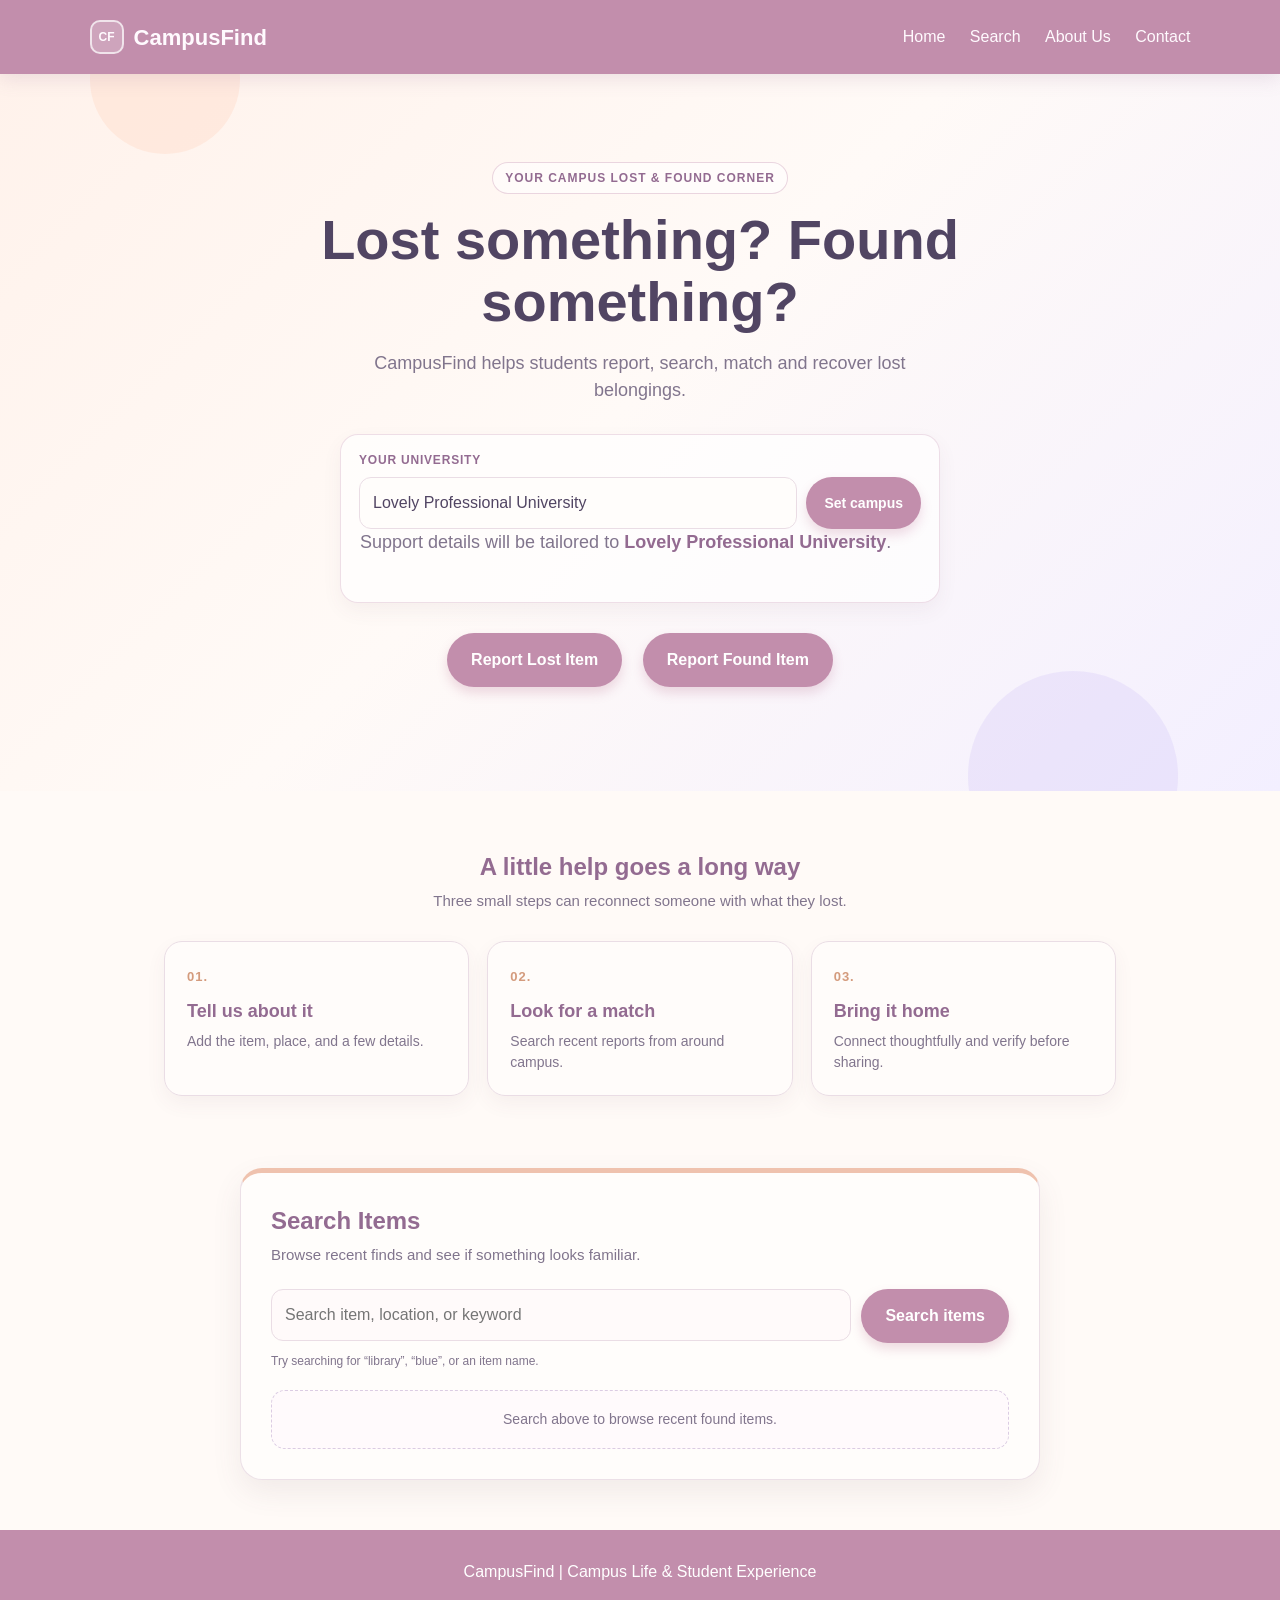
<file: index.html>
<!DOCTYPE html>
<html lang="en">
<head>
    <meta charset="UTF-8">
    <meta name="viewport" content="width=device-width, initial-scale=1.0">

    <title>CampusFind</title>

    <link rel="stylesheet" href="style.css">
</head>

<body>

    <header>
        <a class="brand" href="index.html" aria-label="CampusFind home">
            <span class="brand-mark" aria-hidden="true">CF</span>
            <span>CampusFind</span>
        </a>

        <nav>
            <a href="#home">Home</a>
            <a href="#search">Search</a>
            <a href="about.html">About Us</a>
            <a href="contact.html">Contact</a>
        </nav>
    </header>


    <section id="home" class="hero">

        
        <span class="hero-label">Your campus lost &amp; found corner</span>
        <h2>Lost something? Found something?</h2>

        <p>
            CampusFind helps students report, search,
            match and recover lost belongings.
        </p>

        <form class="campus-picker" id="campusPicker" onsubmit="saveUniversity(event)">
            <label for="universityName">Your university</label>
            <div class="campus-picker-row">
                <input type="text" id="universityName" list="universitySuggestions"
                    placeholder="e.g. Lovely Professional University" autocomplete="organization">
                <button type="submit">Set campus</button>
            </div>
            <datalist id="universitySuggestions">
                <option value="Lovely Professional University"></option>
                <option value="Delhi University"></option>
                <option value="Amity University"></option>
            </datalist>
            <p class="campus-picker-note">Support details will be tailored to <strong data-university-name>Lovely Professional University</strong>.</p>
        </form>

        <button onclick="window.location.href='lost.html'">
            Report Lost Item
        </button>

        <button onclick="window.location.href='found.html'">
            Report Found Item
        </button>


    </section>

    <section class="how-it-works" aria-labelledby="how-title">
        <div class="section-heading centered-heading">
        
            <h2 id="how-title">A little help goes a long way</h2>
            <p>Three small steps can reconnect someone with what they lost.</p>
        </div>

        <div class="steps-grid">
            <article class="step-card">
                <span class="step-number">01.</span>
                <h3>Tell us about it</h3>
                <p>Add the item, place, and a few details.</p>
            </article>
            <article class="step-card">
                <span class="step-number">02.</span>
                <h3>Look for a match</h3>
                <p>Search recent reports from around campus.</p>
            </article>
            <article class="step-card">
                <span class="step-number">03.</span>
                <h3>Bring it home</h3>
                <p>Connect thoughtfully and verify before sharing.</p>
            </article>
        </div>
    </section>


    <section id="search">

        <div class="section-heading">
            <h2>Search Items</h2>
            <p>Browse recent finds and see if something looks familiar.</p>
        </div>

        <div class="search-bar">
            <input type="search" id="searchInput" placeholder="Search item, location, or keyword" aria-label="Search lost and found items">

            <button onclick="searchItem()">
                Search items
            </button>
        </div>

        <p class="search-hint">Try searching for “library”, “blue”, or an item name.</p>

        <div id="results" aria-live="polite">
            <p class="empty-state">Search above to browse recent found items.</p>
        </div>

    </section>


    <footer>

        <p>CampusFind | Campus Life & Student Experience</p>

    </footer>


    <script src="script.js"></script>

</body>
</html>
</file>
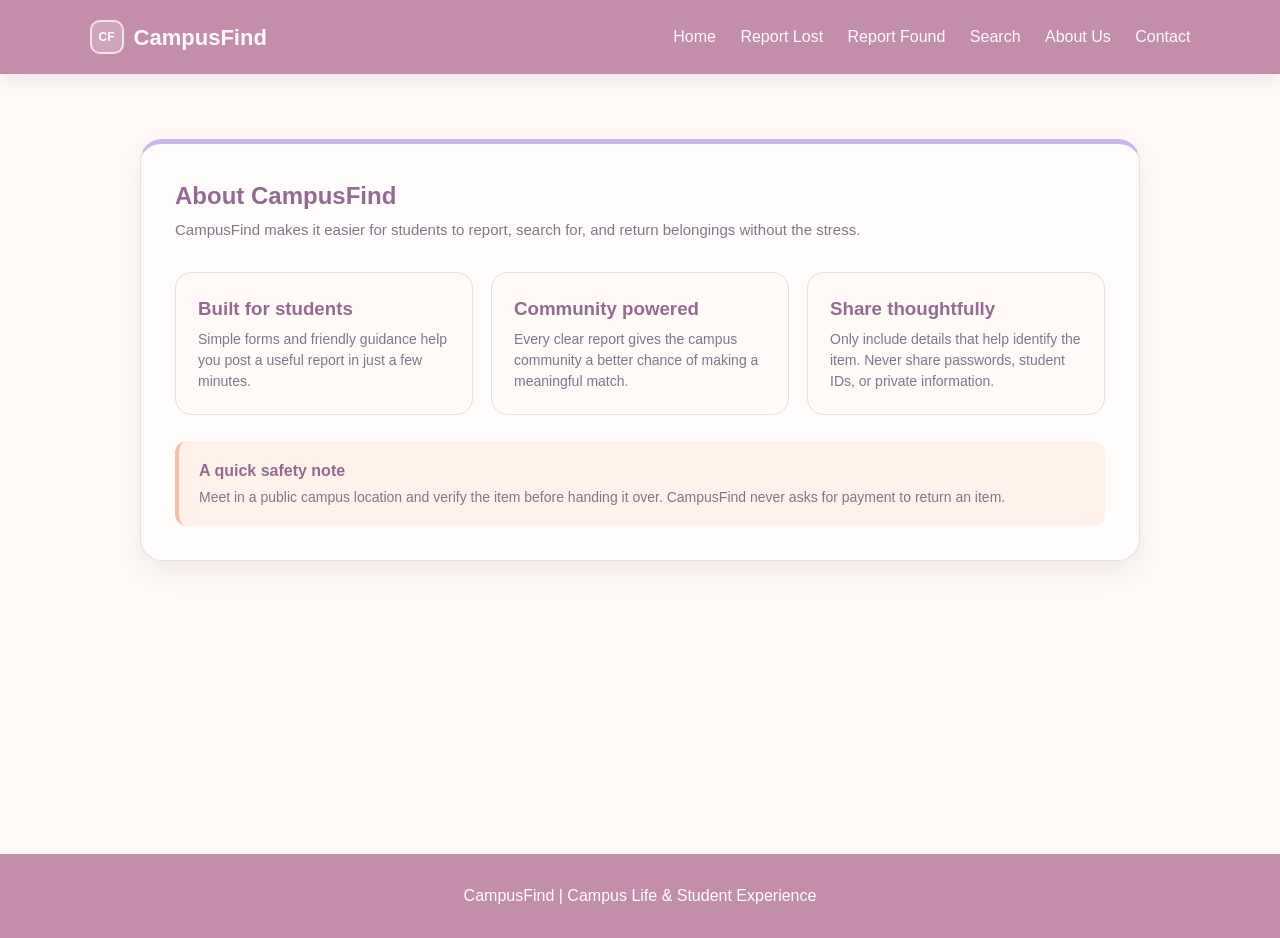
<file: about.html>
<!DOCTYPE html>
<html lang="en">
<head>
    <meta charset="UTF-8">
    <meta name="viewport" content="width=device-width, initial-scale=1.0">

    <title>About Us | CampusFind</title>

    <link rel="stylesheet" href="style.css">
</head>

<body>

    <header>
        <a class="brand" href="index.html" aria-label="CampusFind home">
            <span class="brand-mark" aria-hidden="true">CF</span>
            <span>CampusFind</span>
        </a>

        <nav>
            <a href="index.html">Home</a>
            <a href="lost.html">Report Lost</a>
            <a href="found.html">Report Found</a>
            <a href="index.html#search">Search</a>
            <a href="about.html" aria-current="page">About Us</a>
            <a href="contact.html">Contact</a>
        </nav>
    </header>

    <main>
        <section class="info-page">
            <div class="section-heading">
                <h2>About CampusFind</h2>
                <p>CampusFind makes it easier for students to report, search for, and return belongings without the stress.</p>
            </div>

            <div class="info-grid">
                <article class="info-card">
                    <h3>Built for students</h3>
                    <p>Simple forms and friendly guidance help you post a useful report in just a few minutes.</p>
                </article>
                <article class="info-card">
               
                    <h3>Community powered</h3>
                    <p>Every clear report gives the campus community a better chance of making a meaningful match.</p>
                </article>
                <article class="info-card">
                    <h3>Share thoughtfully</h3>
                    <p>Only include details that help identify the item. Never share passwords, student IDs, or private information.</p>
                </article>
            </div>

            <div class="notice-box">
                <strong>A quick safety note</strong>
                <p>Meet in a public campus location and verify the item before handing it over. CampusFind never asks for payment to return an item.</p>
            </div>
        </section>
    </main>

    <footer>
        <p>CampusFind | Campus Life &amp; Student Experience</p>
    </footer>

</body>
</html>
</file>
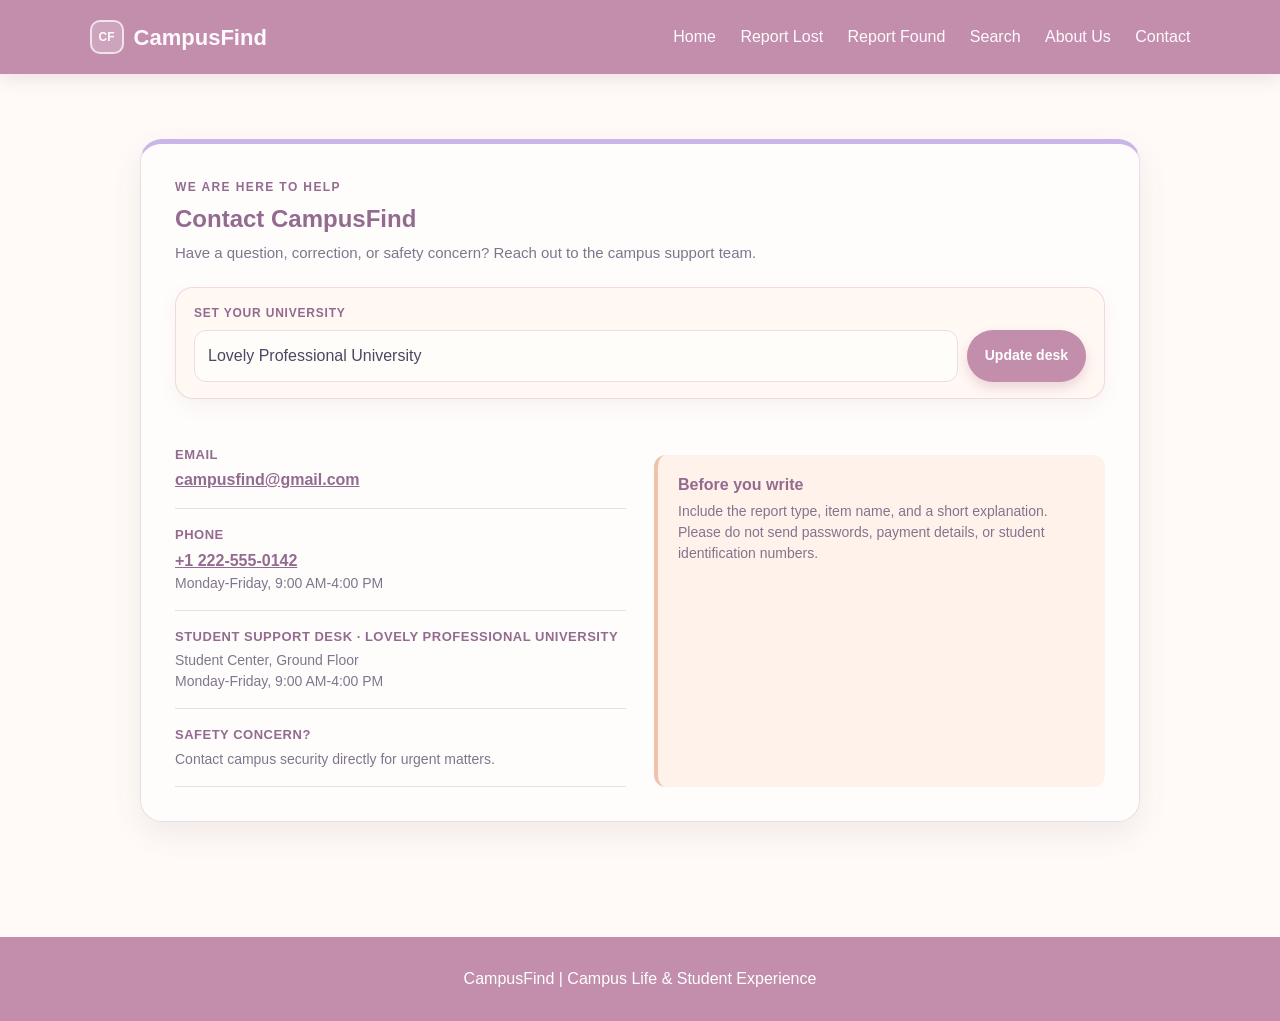
<file: contact.html>
<!DOCTYPE html>
<html lang="en">
<head>
    <meta charset="UTF-8">
    <meta name="viewport" content="width=device-width, initial-scale=1.0">

    <title>Contact | CampusFind</title>

    <link rel="stylesheet" href="style.css">
</head>

<body>

    <header>
        <a class="brand" href="index.html" aria-label="CampusFind home">
            <span class="brand-mark" aria-hidden="true">CF</span>
            <span>CampusFind</span>
        </a>

        <nav>
            <a href="index.html">Home</a>
            <a href="lost.html">Report Lost</a>
            <a href="found.html">Report Found</a>
            <a href="index.html#search">Search</a>
            <a href="about.html">About Us</a>
            <a href="contact.html" aria-current="page">Contact</a>
        </nav>
    </header>

    <main>
        <section class="info-page contact-page">
            <div class="section-heading">
                <span class="section-kicker">We are here to help</span>
                <h2>Contact CampusFind</h2>
                <p>Have a question, correction, or safety concern? Reach out to the campus support team.</p>
            </div>

            <form class="campus-picker contact-picker" id="contactCampusPicker" onsubmit="saveUniversity(event)">
                <label for="contactUniversityName">Set your university</label>
                <div class="campus-picker-row">
                    <input type="text" id="contactUniversityName" list="contactUniversitySuggestions"
                        placeholder="e.g. Lovely Professional University" autocomplete="organization">
                    <button type="submit">Update desk</button>
                </div>
                <datalist id="contactUniversitySuggestions">
                    <option value="Lovely Professional University"></option>
                    <option value="Delhi University"></option>
                    <option value="Amity University"></option>
                </datalist>
            </form>

            <div class="contact-layout">
                <div class="contact-details">
                    <div class="contact-item">
                        <span class="contact-label">Email</span>
                        <a href="mailto:campusfind@gmail.com">campusfind@gmail.com</a>
                    </div>
                    <div class="contact-item">
                        <span class="contact-label">Phone</span>
                        <a href="tel:+15550142026">+1 222-555-0142</a>
                        <p>Monday-Friday, 9:00 AM-4:00 PM</p>
                    </div>
                    <div class="contact-item">
                        <span class="contact-label">Student support desk · <span data-university-name>Lovely Professional University</span></span>
                        <p>Student Center, Ground Floor<br>Monday-Friday, 9:00 AM-4:00 PM</p>
                    </div>
                    <div class="contact-item">
                        <span class="contact-label">Safety concern?</span>
                        <p>Contact campus security directly for urgent matters.</p>
                    </div>
                </div>

                <div class="notice-box">
                    <strong>Before you write</strong>
                    <p>Include the report type, item name, and a short explanation. Please do not send passwords, payment details, or student identification numbers.</p>
                </div>
            </div>
        </section>
    </main>

    <footer>
        <p>CampusFind | Campus Life &amp; Student Experience</p>
    </footer>

    <script src="script.js"></script>

</body>
</html>
</file>
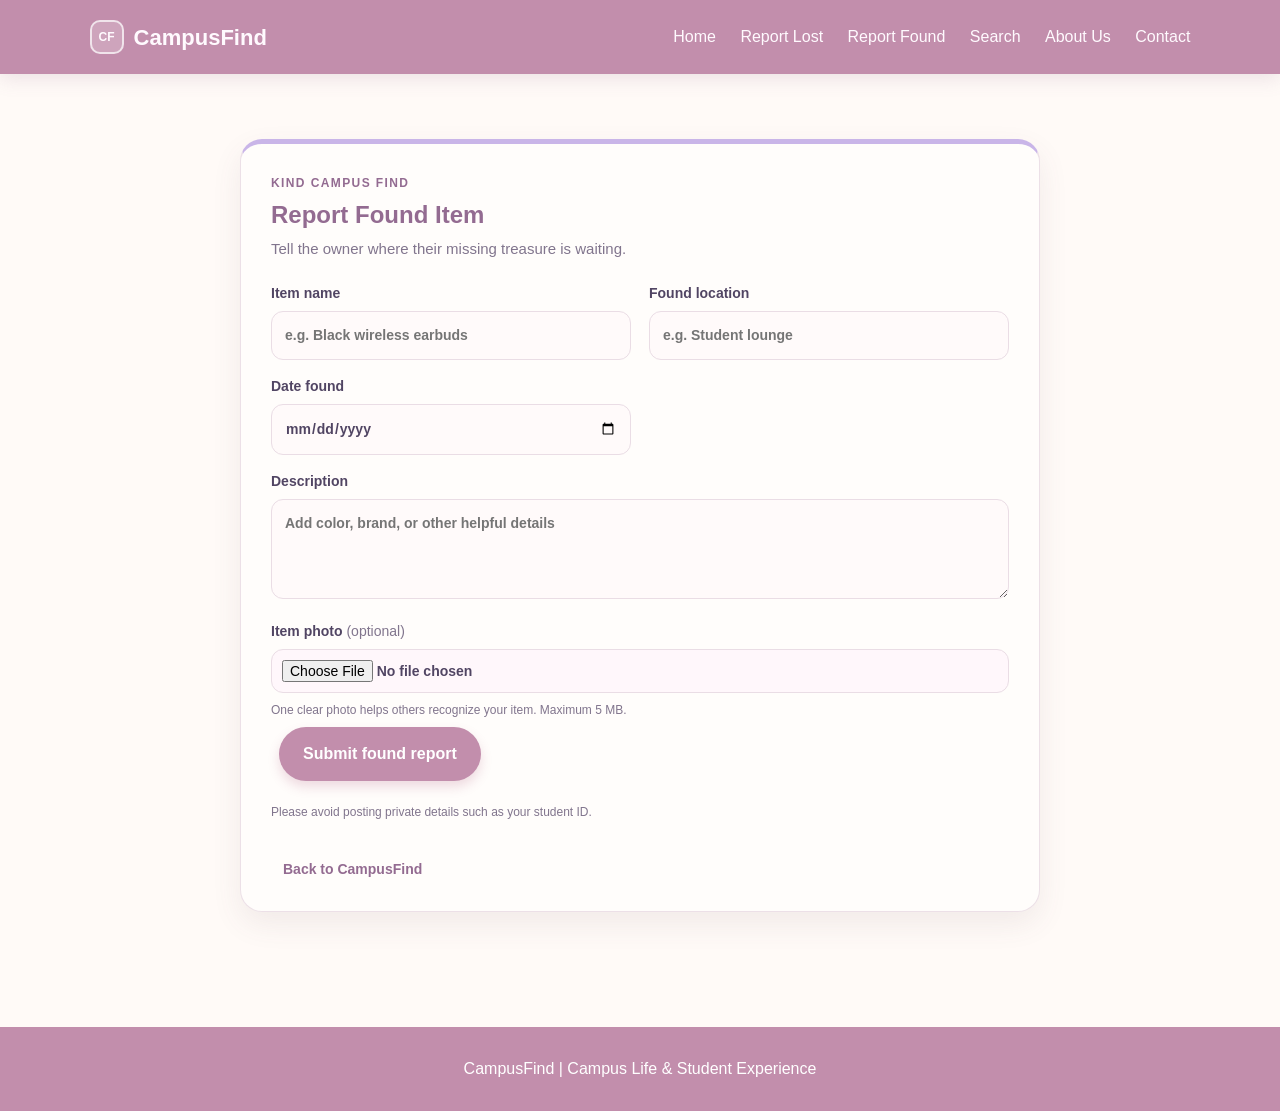
<file: found.html>
<!DOCTYPE html>
<html lang="en">
<head>
    <meta charset="UTF-8">
    <meta name="viewport" content="width=device-width, initial-scale=1.0">

    <title>Report Found Item | CampusFind</title>

    <link rel="stylesheet" href="style.css">
</head>

<body>

    <header>
        <a class="brand" href="index.html" aria-label="CampusFind home">
            <span class="brand-mark" aria-hidden="true">CF</span>
            <span>CampusFind</span>
        </a>

        <nav>
            <a href="index.html">Home</a>
            <a href="lost.html">Report Lost</a>
            <a href="found.html" aria-current="page">Report Found</a>
            <a href="index.html#search">Search</a>
            <a href="about.html">About Us</a>
            <a href="contact.html">Contact</a>
        </nav>
    </header>

    <main>
        <section class="form-section page-form found-form">
            <div class="section-heading">
                <span class="section-kicker">Kind campus find</span>
                <h2>Report Found Item</h2>
                <p>Tell the owner where their missing treasure is waiting.</p>
            </div>

                        <form id="foundReportForm" class="report-form" onsubmit="submitFound(event)">
                            <div class="form-grid">
                <label>
                    Item name
                    <input type="text" id="foundName" placeholder="e.g. Black wireless earbuds" required>
                </label>

                <label>
                    Found location
                    <input type="text" id="foundLocation" placeholder="e.g. Student lounge" required>
                </label>

                <label>
                    Date found
                    <input type="date" id="foundDate">
                </label>

                <label class="field-full">
                    Description
                    <textarea id="foundDescription" placeholder="Add color, brand, or other helpful details"></textarea>
                </label>

                <label class="field-full upload-field">
                    Item photo <span>(optional)</span>
                    <input type="file" id="foundImage" accept="image/*">
                    <small>One clear photo helps others recognize your item. Maximum 5 MB.</small>
                </label>
                            </div>

                            <button type="submit">Submit found report</button>
                            <p class="form-note">Please avoid posting private details such as your student ID.</p>
                            <div class="form-status" id="foundStatus" role="status" aria-live="polite"></div>
                        </form>
            <a class="text-link" href="index.html">Back to CampusFind</a>
        </section>
    </main>

    <footer>
        <p>CampusFind | Campus Life &amp; Student Experience</p>
    </footer>

    <script src="script.js"></script>

</body>
</html>
</file>
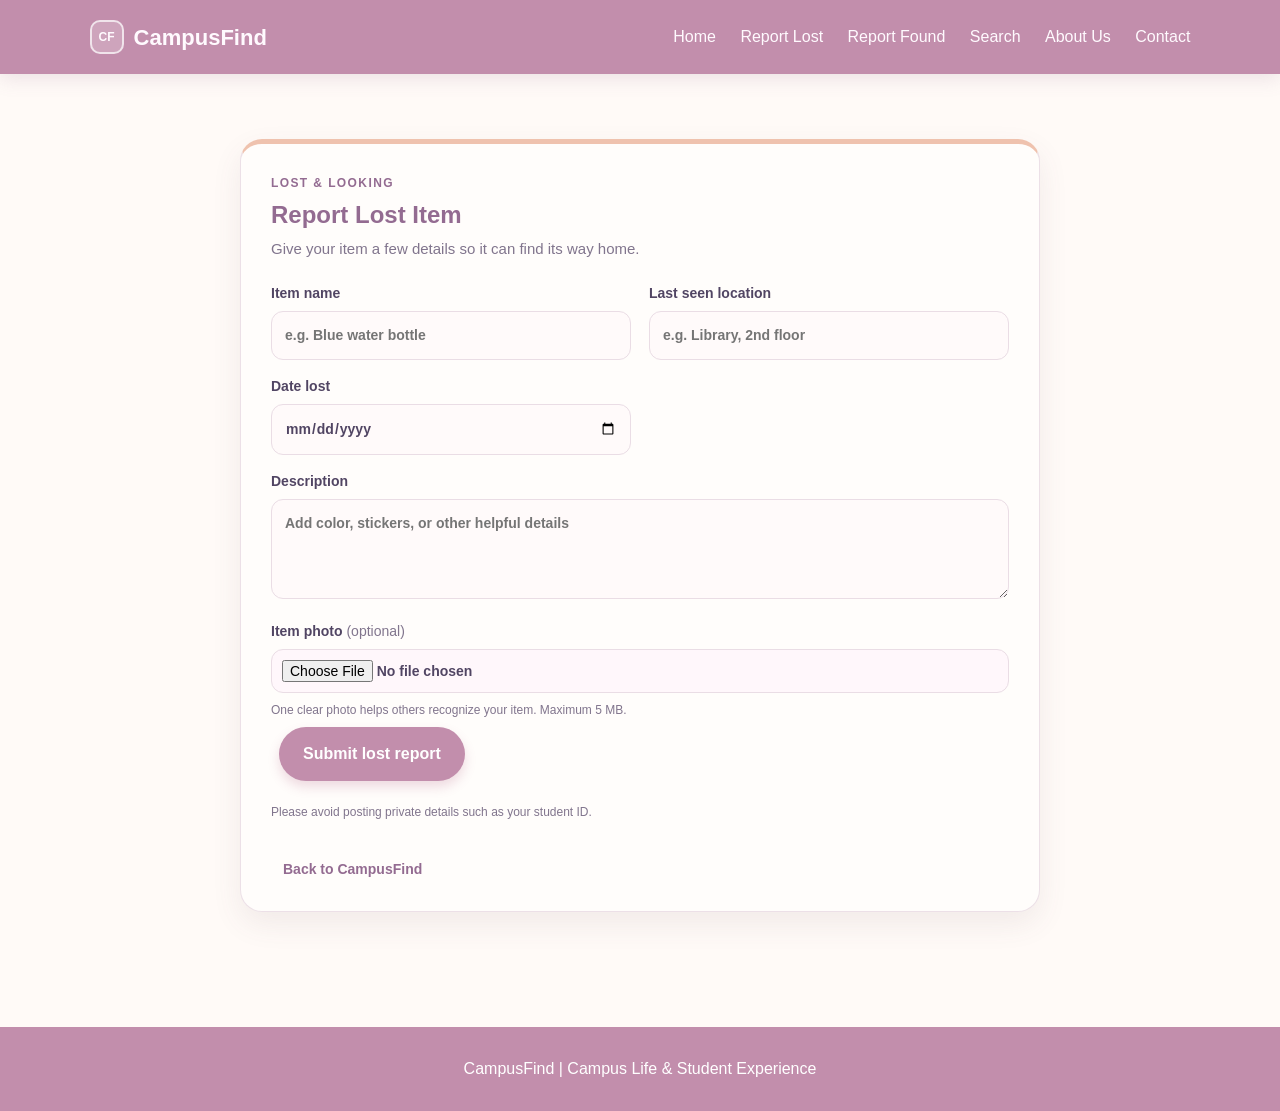
<file: lost.html>
<!DOCTYPE html>
<html lang="en">
<head>
    <meta charset="UTF-8">
    <meta name="viewport" content="width=device-width, initial-scale=1.0">

    <title>Report Lost Item | CampusFind</title>

    <link rel="stylesheet" href="style.css">
</head>

<body>

    <header>
        <a class="brand" href="index.html" aria-label="CampusFind home">
            <span class="brand-mark" aria-hidden="true">CF</span>
            <span>CampusFind</span>
        </a>

        <nav>
            <a href="index.html">Home</a>
            <a href="lost.html" aria-current="page">Report Lost</a>
            <a href="found.html">Report Found</a>
            <a href="index.html#search">Search</a>
            <a href="about.html">About Us</a>
            <a href="contact.html">Contact</a>
        </nav>
    </header>

    <main>
        <section class="form-section page-form">
            <div class="section-heading">
                <span class="section-kicker">Lost &amp; looking</span>
                <h2>Report Lost Item</h2>
                <p>Give your item a few details so it can find its way home.</p>
            </div>

                        <form id="lostReportForm" class="report-form" onsubmit="submitLost(event)">
                            <div class="form-grid">
                <label>
                    Item name
                    <input type="text" id="lostName" placeholder="e.g. Blue water bottle" required>
                </label>

                <label>
                    Last seen location
                    <input type="text" id="lostLocation" placeholder="e.g. Library, 2nd floor" required>
                </label>

                <label>
                    Date lost
                    <input type="date" id="lostDate">
                </label>

                <label class="field-full">
                    Description
                    <textarea id="lostDescription" placeholder="Add color, stickers, or other helpful details"></textarea>
                </label>

                <label class="field-full upload-field">
                    Item photo <span>(optional)</span>
                    <input type="file" id="lostImage" accept="image/*">
                    <small>One clear photo helps others recognize your item. Maximum 5 MB.</small>
                </label>
                            </div>

                            <button type="submit">Submit lost report</button>
                            <p class="form-note">Please avoid posting private details such as your student ID.</p>
                            <div class="form-status" id="lostStatus" role="status" aria-live="polite"></div>
                        </form>
            <a class="text-link" href="index.html">Back to CampusFind</a>
        </section>
    </main>

    <footer>
        <p>CampusFind | Campus Life &amp; Student Experience</p>
    </footer>

    <script src="script.js"></script>

</body>
</html>
</file>
<file: style.css>
:root {
    --ink: #514563;
    --muted: #81758d;
    --berry: #c28eac;
    --berry-dark: #936b91;
    --peach: #fff2eb;
    --lavender: #f3efff;
    --paper: #fffdfb;
    --line: #eadde5;
}

* {
    box-sizing: border-box;
    margin: 0;
    padding: 0;
}
                
html {
    scroll-behavior: smooth;
}

body {
    min-height: 100vh;
    font-family: "Trebuchet MS", "Segoe UI", sans-serif;
    background: #fffaf7;
    color: var(--ink);
    line-height: 1.5;
}

main {
    min-height: calc(100vh - 170px);
    padding: 1px 0;
}

header {
    position: relative;
    z-index: 1;
    display: flex;
    align-items: center;
    justify-content: space-between;
    padding: 20px 7%;
    color: #fffafe;
    background: var(--berry);
    box-shadow: 0 5px 18px rgba(145, 105, 145, 0.16);
}

header h1 {
    font-size: 28px;
    letter-spacing: 0.5px;
}

.brand {
    display: inline-flex;
    align-items: center;
    gap: 10px;
    color: #fffafe;
    font-size: 22px;
    font-weight: bold;
    text-decoration: none;
}

.brand-mark {
    display: grid;
    width: 34px;
    height: 34px;
    place-items: center;
    border: 2px solid rgba(255, 255, 255, 0.7);
    border-radius: 10px;
    background: rgba(255, 255, 255, 0.2);
    font-size: 12px;
}

nav a {
    display: inline-block;
    margin-left: 20px;
    color: #fffafe;
    text-decoration: none;
    transition: transform 180ms ease, color 180ms ease;
}

nav a:hover {
    color: #fff0d5;
    transform: translateY(-2px);
}

.hero {
    position: relative;
    overflow: hidden;
    padding: 88px 7% 96px;
    text-align: center;
    background: linear-gradient(135deg, var(--peach), #fffaf7 48%, var(--lavender));
}

.hero::before,
.hero::after {
    position: absolute;
    border-radius: 50%;
    content: "";
    pointer-events: none;
}

.hero::before {
    top: -70px;
    left: 7%;
    width: 150px;
    height: 150px;
    background: rgba(255, 205, 178, 0.28);
}

.hero::after {
    right: 8%;
    bottom: -90px;
    width: 210px;
    height: 210px;
    background: rgba(210, 196, 245, 0.3);
}

.pixel-doodle {
    position: absolute;
    z-index: 0;
    width: 8px;
    height: 8px;
    image-rendering: pixelated;
    pointer-events: none;
}

.pixel-star {
    top: 27%;
    left: 19%;
    background: #efb38c;
    box-shadow: 8px 0 #efb38c, -8px 0 #efb38c, 0 8px #efb38c, 0 -8px #efb38c;
    animation: pixel-hop 1.8s steps(2, end) infinite;
}

.pixel-bow {
    top: 22%;
    right: 19%;
    background: #d89fbd;
    box-shadow: -8px 0 #d89fbd, 8px 0 #d89fbd, 0 8px #d89fbd;
    animation: pixel-hop 2.2s 250ms steps(2, end) infinite;
}

.pixel-dot {
    right: 15%;
    bottom: 22%;
    width: 6px;
    height: 6px;
    background: #b6a0d9;
    box-shadow: 10px 6px #b6a0d9, -10px -5px #b6a0d9;
    animation: pixel-blink 1.6s steps(2, end) infinite;
}

.hero h2,
.hero p,
.hero button {
    position: relative;
    z-index: 1;
}

.hero h2 {
    max-width: 680px;
    margin: 0 auto 18px;
    font-size: clamp(2.2rem, 5vw, 3.5rem);
    line-height: 1.1;
    color: var(--ink);
    animation: rise-in 650ms ease both;
}

.hero-label {
    position: relative;
    z-index: 1;
    display: inline-block;
    margin-bottom: 15px;
    padding: 6px 12px;
    border: 1px solid rgba(194, 142, 172, 0.35);
    border-radius: 999px;
    background: rgba(255, 255, 255, 0.55);
    color: var(--berry-dark);
    font-size: 12px;
    font-weight: bold;
    letter-spacing: 1px;
    text-transform: uppercase;
}

.hero p {
    max-width: 560px;
    margin: 0 auto 30px;
    font-size: 18px;
    color: var(--muted);
    animation: rise-in 650ms 100ms ease both;
}

.campus-picker {
    position: relative;
    z-index: 1;
    max-width: 600px;
    margin: 0 auto 22px;
    padding: 16px 18px;
    border: 1px solid rgba(194, 142, 172, 0.28);
    border-radius: 18px;
    background: rgba(255, 255, 255, 0.66);
    box-shadow: 0 8px 20px rgba(105, 74, 91, 0.06);
    text-align: left;
}

.campus-picker label {
    display: block;
    margin-bottom: 8px;
    color: var(--berry-dark);
    font-size: 12px;
    letter-spacing: 0.8px;
    text-transform: uppercase;
}

.campus-picker-row {
    display: flex;
    gap: 9px;
}

.campus-picker input {
    min-width: 0;
    margin: 0;
    background: rgba(255, 253, 251, 0.95);
}

.campus-picker button {
    flex: 0 0 auto;
    margin: 0;
    padding: 11px 16px;
    font-size: 14px;
}

.campus-picker-note {
    margin: 9px 0 0;
    color: var(--muted);
    font-size: 12px;
}

.campus-picker-note strong {
    color: var(--berry-dark);
}

.contact-picker {
    max-width: none;
    margin: 0 0 28px;
    background: #fff8f3;
}

button {
    margin: 8px;
    padding: 13px 22px;
    border: 2px solid transparent;
    border-radius: 999px;
    background: var(--berry);
    color: white;
    font: inherit;
    font-weight: bold;
    cursor: pointer;
    box-shadow: 0 6px 12px rgba(169, 79, 121, 0.2);
    transition: transform 180ms ease, background 180ms ease, box-shadow 180ms ease;
}

button:hover {
    background: var(--berry-dark);
    transform: translateY(-3px);
    box-shadow: 0 10px 18px rgba(169, 79, 121, 0.28);
}

button:active {
    transform: translateY(0) scale(0.97);
    box-shadow: 0 3px 7px rgba(169, 79, 121, 0.2);
}

button:focus-visible,
input:focus-visible,
textarea:focus-visible,
nav a:focus-visible {
    outline: 3px solid #f4b183;
    outline-offset: 3px;
}

.form-section,
#search {
    max-width: 800px;
    margin: 40px auto;
    padding: 30px;
    background: var(--paper);
    border: 1px solid rgba(234, 221, 229, 0.9);
    border-top: 5px solid #efc2ae;
    border-radius: 22px;
    box-shadow: 0 12px 30px rgba(105, 74, 91, 0.09);
    animation: card-in 600ms ease both;
}

.form-section:nth-of-type(3) {
    border-top-color: #c9b5e8;
}

.page-form {
    margin-top: 64px;
    margin-bottom: 64px;
}

.found-form {
    border-top-color: #c9b5e8;
}

.section-heading {
    margin-bottom: 22px;
}

.section-kicker {
    display: block;
    margin-bottom: 5px;
    color: var(--berry-dark);
    font-size: 12px;
    font-weight: bold;
    letter-spacing: 1.4px;
    text-transform: uppercase;
}

.section-heading h2 {
    margin-bottom: 5px;
    color: var(--berry-dark);
}

.section-heading p {
    color: var(--muted);
    font-size: 15px;
}

.centered-heading {
    max-width: 560px;
    margin-right: auto;
    margin-left: auto;
    text-align: center;
}

.how-it-works {
    max-width: 1000px;
    margin: 58px auto 72px;
    padding: 0 24px;
}

.steps-grid {
    display: grid;
    grid-template-columns: repeat(3, minmax(0, 1fr));
    gap: 18px;
    margin-top: 28px;
}

.step-card {
    padding: 22px;
    border: 1px solid var(--line);
    border-radius: 18px;
    background: rgba(255, 253, 251, 0.85);
    box-shadow: 0 8px 20px rgba(105, 74, 91, 0.06);
    transition: transform 180ms ease, box-shadow 180ms ease;
}

.step-card:hover {
    transform: translateY(-5px);
    box-shadow: 0 13px 25px rgba(105, 74, 91, 0.1);
}

.step-number {
    display: inline-block;
    margin-bottom: 12px;
    color: #d49b7d;
    font-size: 13px;
    font-weight: bold;
    letter-spacing: 1px;
}

.step-card h3 {
    margin-bottom: 6px;
    color: var(--berry-dark);
    font-size: 18px;
}

.step-card p {
    color: var(--muted);
    font-size: 14px;
}

.form-grid {
    display: grid;
    grid-template-columns: repeat(2, minmax(0, 1fr));
    gap: 0 18px;
}
.upload-field span {
    color: var(--muted);
    font-weight: normal;
}
.upload-field input[type="file"] {
    padding: 10px;
    background: #fff7fb;
    cursor: pointer;
}
.upload-field small {
    display: block;
    margin-top: -8px;
    color: var(--muted);
    font-size: 12px;
    font-weight: normal;
}
label {
    display: block;
    color: var(--ink);
    font-size: 14px;
    font-weight: bold;
}

.field-full {
    grid-column: 1 / -1;
}

input,
textarea {
    width: 100%;
    margin: 7px 0 16px;
    padding: 13px;
    border: 1px solid var(--line);
    border-radius: 12px;
    background: #fffafa;
    color: var(--ink);
    font: inherit;
    transition: border-color 180ms ease, box-shadow 180ms ease, background 180ms ease;
}

input:focus,
textarea:focus {
    border-color: #d490ad;
    background: white;
    box-shadow: 0 0 0 4px rgba(212, 144, 173, 0.16);
    outline: none;
}

input:invalid:not(:placeholder-shown) {
    border-color: #d89a9a;
}

textarea {
    height: 100px;
    resize: vertical;
}

.form-section > button {
    margin: 2px 0 0;
}

.form-note {
    margin-top: 14px;
    color: var(--muted);
    font-size: 12px;
}

.form-status {
    min-height: 24px;
    margin-top: 12px;
    font-size: 14px;
    font-weight: bold;
}

.report-form.submitted .form-grid,
.report-form.submitted > button,
.report-form.submitted .form-note {
    display: none;
}

.form-status.success {
    display: flex;
    align-items: flex-start;
    gap: 14px;
    margin-top: 8px;
    padding: 22px;
    border: 1px solid #cbe4d2;
    border-radius: 16px;
    background: #f1fbf3;
    color: #527b62;
    animation: card-in 350ms ease both;
}

.form-status.success strong {
    display: block;
    margin-bottom: 4px;
    font-size: 18px;
}

.form-status.success p {
    margin-bottom: 12px;
    color: #668472;
    font-size: 14px;
    font-weight: normal;
}

.form-status.success a {
    display: inline-block;
    margin-right: 12px;
    color: #527b62;
    font-size: 14px;
    font-weight: bold;
}

.success-icon {
    display: grid;
    flex: 0 0 34px;
    width: 34px;
    height: 34px;
    place-items: center;
    border-radius: 50%;
    background: #9fcea9;
    color: white;
    font-size: 20px;
}

.form-status.success button {
    margin: 0;
    padding: 8px 13px;
    background: transparent;
    color: #527b62;
    box-shadow: none;
    font-size: 13px;
}

.form-status.success button:hover {
    background: #dff2e3;
    color: #3f674e;
    box-shadow: none;
}

.form-status.error { color: #ad6670; }

.text-link {
    display: inline-block;
    margin-left: 12px;
    color: var(--berry-dark);
    font-size: 14px;
    font-weight: bold;
    text-decoration: none;
    transition: color 180ms ease, transform 180ms ease;
}

.text-link:hover {
    color: var(--ink);
    transform: translateX(3px);
}

.search-bar {
    display: flex;
    align-items: flex-start;
    gap: 10px;
}

.search-bar input {
    flex: 1;
    margin: 0;
}

.search-bar button {
    flex: 0 0 auto;
    margin: 0;
}

.search-hint {
    margin-top: 9px;
    color: var(--muted);
    font-size: 12px;
}

#results {
    margin-top: 20px;
}

.result-summary {
    margin-bottom: 8px;
    color: var(--berry-dark);
    font-size: 13px;
    font-weight: bold;
}

.empty-state {
    padding: 18px;
    border: 1px dashed #dbcce3;
    border-radius: 14px;
    background: #fffafc;
    color: var(--muted);
    font-size: 14px;
    text-align: center;
}

.result-card {
    margin-top: 12px;
    padding: 18px;
    border: 1px solid var(--line);
    border-radius: 16px;
    background: #fff8f2;
    box-shadow: 0 5px 14px rgba(105, 74, 91, 0.07);
    animation: card-in 400ms ease both;
    transition: transform 180ms ease, box-shadow 180ms ease;
}

.result-card:hover {
    transform: translateY(-4px) rotate(0.3deg);
    box-shadow: 0 12px 22px rgba(105, 74, 91, 0.13);
}

.result-card h3 {
    margin-bottom: 6px;
    color: var(--berry-dark);
}

.result-card-heading {
    display: flex;
    align-items: flex-start;
    justify-content: space-between;
    gap: 12px;
    margin-bottom: 10px;
}

.result-category {
    display: block;
    margin-bottom: 2px;
    color: #b48caa;
    font-size: 11px;
    font-weight: bold;
    letter-spacing: 0.8px;
    text-transform: uppercase;
}

.status-pill {
    flex: 0 0 auto;
    padding: 4px 9px;
    border-radius: 999px;
    background: #e5f3e7;
    color: #608c74;
    font-size: 11px;
    font-weight: bold;
}

.result-card p {
    color: var(--muted);
    font-size: 14px;
}

.result-card .result-description {
    margin-top: 8px;
    color: var(--ink);
    font-size: 13px;
}

.trust-strip {
    position: relative;
    z-index: 1;
    display: flex;
    justify-content: center;
    gap: 28px;
    margin-top: 32px;
    color: var(--muted);
    font-size: 13px;
}

.trust-strip span::before {
    margin-right: 7px;
    color: #d49b7d;
    content: "•";
}

@media (max-width: 640px) {
    .campus-picker-row {
        display: grid;
    }

    .campus-picker button {
        width: 100%;
    }
}

.info-page {
    max-width: 1000px;
    margin: 64px auto;
    padding: 34px;
    border: 1px solid var(--line);
    border-top: 5px solid #c9b5e8;
    border-radius: 22px;
    background: var(--paper);
    box-shadow: 0 12px 30px rgba(105, 74, 91, 0.09);
    animation: card-in 600ms ease both;
}
.info-grid {
    display: grid;
    grid-template-columns: repeat(3, minmax(0, 1fr));
    gap: 18px;
    margin-top: 30px;
}
.info-card {
    padding: 22px;
    border: 1px solid var(--line);
    border-radius: 16px;
    background: #fff9f7;
}
.info-icon {
    display: inline-grid;
    width: 34px;
    height: 34px;
    margin-bottom: 12px;
    place-items: center;
    border-radius: 10px;
    background: var(--lavender);
    color: var(--berry-dark);
    font-size: 20px;
}
.info-card h3 {
    margin-bottom: 6px;
    color: var(--berry-dark);
}
.info-card p,
.notice-box p,
.contact-item p {
    color: var(--muted);
    font-size: 14px;
}
.notice-box {
    margin-top: 26px;
    padding: 18px 20px;
    border-left: 4px solid #efc2ae;
    border-radius: 12px;
    background: var(--peach);
}
.notice-box strong {
    display: block;
    margin-bottom: 4px;
    color: var(--berry-dark);
}
.contact-layout {
    display: grid;
    grid-template-columns: 1fr 1fr;
    gap: 28px;
    margin-top: 30px;
}
.contact-item {
    padding: 16px 0;
    border-bottom: 1px solid var(--line);
}
.contact-label {
    display: block;
    margin-bottom: 4px;
    color: var(--berry-dark);
    font-size: 13px;
    font-weight: bold;
    letter-spacing: 0.5px;
    text-transform: uppercase;
}
.contact-item a {
    color: var(--berry-dark);
    font-weight: bold;
}

footer {
    margin-top: 50px;
    padding: 30px;
    background: var(--berry);
    color: white;
    text-align: center;
}

@keyframes rise-in {
    from { opacity: 0; transform: translateY(14px); }
    to { opacity: 1; transform: translateY(0); }
}

@keyframes card-in {
    from { opacity: 0; transform: translateY(12px); }
    to { opacity: 1; transform: translateY(0); }
}

@keyframes pixel-hop {
    0%, 100% { transform: translateY(0); }
    50% { transform: translateY(-6px); }
}

@keyframes pixel-blink {
    0%, 100% { opacity: 0.45; transform: scale(1); }
    50% { opacity: 1; transform: scale(1.35); }
}

@media (max-width: 640px) {
    header {
        align-items: flex-start;
        flex-direction: column;
        gap: 12px;
    }

    nav a {
        margin: 0 14px 0 0;
    }
    nav {
        display: flex;
        flex-wrap: wrap;
        gap: 8px 14px;
    }
    nav a {
        margin: 0;
    }

    .hero {
        padding: 68px 6% 78px;
    }

    .trust-strip {
        flex-direction: column;
        gap: 5px;
        margin-top: 24px;
    }

    .pixel-star {
        left: 8%;
    }

    .pixel-bow {
        right: 8%;
    }

    .pixel-dot {
        right: 7%;
        bottom: 10%;
    }

    .form-section,
    #search {
        margin: 28px 16px;
        padding: 23px 18px;
    }

    .page-form {
        margin-top: 32px;
        margin-bottom: 32px;
    }

    .form-grid {
        grid-template-columns: 1fr;
    }

    .field-full {
        grid-column: auto;
    }

    .search-bar {
        flex-direction: column;
    }

    .search-bar input,
    .search-bar button {
        width: 100%;
    }

    .text-link {
        display: block;
        margin: 14px 0 0;
    }

    .steps-grid {
        grid-template-columns: 1fr;
    }
    .info-page {
        margin: 32px 16px;
        padding: 23px 18px;
    }
    .info-grid,
    .contact-layout {
        grid-template-columns: 1fr;
    }

    .how-it-works {
        margin-top: 38px;
        margin-bottom: 46px;
        padding: 0 16px;
    }
}

@media (prefers-reduced-motion: reduce) {
    html { scroll-behavior: auto; }
    *, *::before, *::after {
        animation-duration: 0.01ms !important;
        animation-iteration-count: 1 !important;
        transition-duration: 0.01ms !important;
    }
}
</file>
